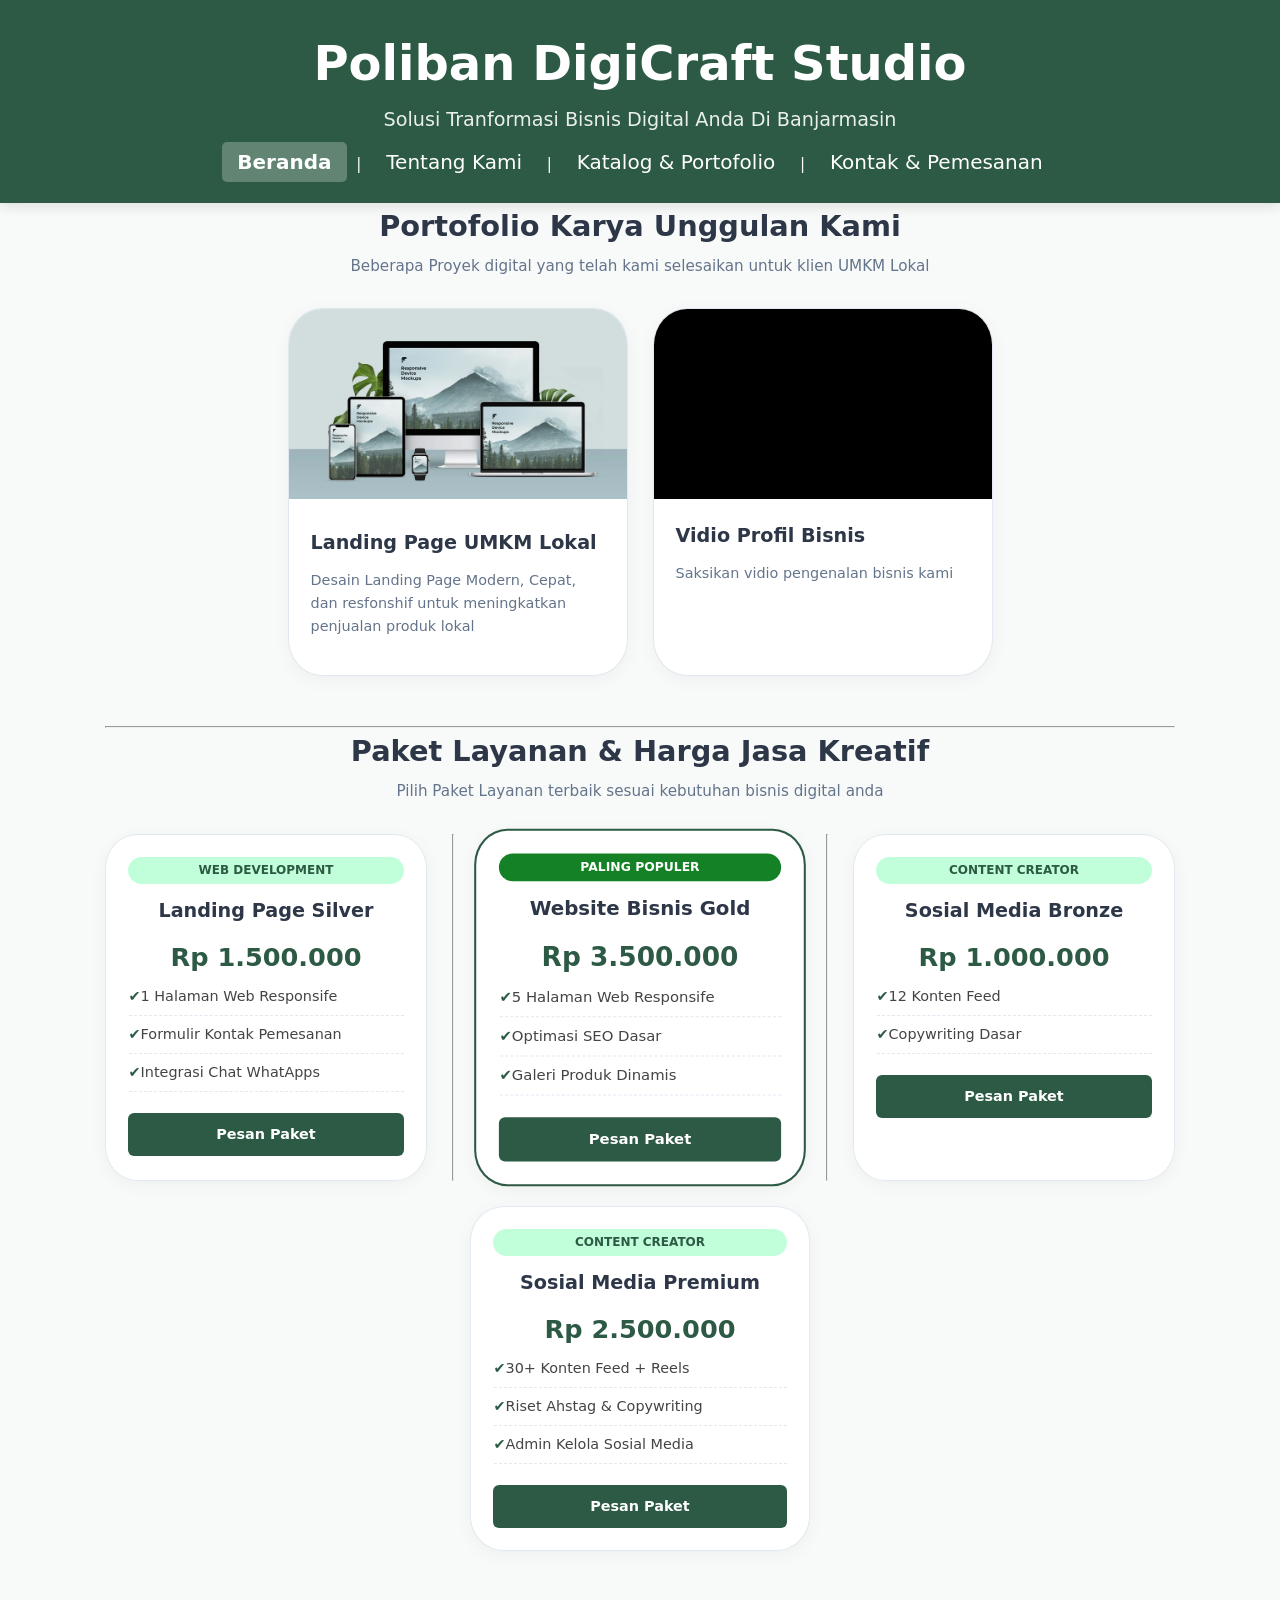
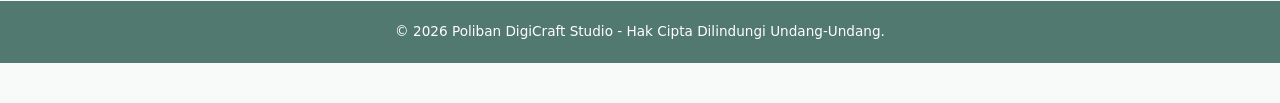
<file: Code 3E/index.html>
<!DOCTYPE html>
<html lang="id">

<head>
    <meta charset="UTF-8">
    <meta name="viewport" content="width=device-width, initial-scale=1.0">
    <title>Katalog Jasa & Portofolio - Poliban DigiCraft Stydio</title>
    <!-- 1. Menghubungkan External CSS Global -->
    <link rel="stylesheet" href="style.css">
</head>

<body>
    <!-- Bagian Header & Navigasi Global -->
    <header>
        <div class="container">
            <h1>Poliban DigiCraft Studio</h1>
            <p>Solusi Tranformasi Bisnis Digital Anda Di Banjarmasin</p>
            <nav>
                <a href="index.html" class="active">Beranda</a> |
                <a href="biodata.html">Tentang Kami</a> |
                <a href="Produk.html">Katalog & Portofolio</a> |
                <a href="kontak.html">Kontak & Pemesanan</a>
            </nav>
        </div>
    </header>

    <main class="container">
        <!-- Seksi Portofolio Utama (Card Layout) -->
        <section class="section">
            <h2 class="section-title">Portofolio Karya Unggulan Kami</h2>
            <p class="section-subtitle">Beberapa Proyek digital yang telah kami selesaikan untuk klien UMKM Lokal</p>

            <div class="card-grid">
                <!-- Kartu Portofolio -->
                <article class="card">
                    <img src="Mockup.jpeg" alt="Mockup Desain Landig Page Agensi" class="card-img">
                    <div class="card-body">
                        <h3 class="card-title">Landing Page UMKM Lokal</h3>
                        <p class="card-text">Desain Landing Page Modern, Cepat, dan resfonshif untuk meningkatkan
                            penjualan produk lokal</p>
                    </div>
                </article>

                <!-- KArtu Portofolio 2 -->
                <article class="card">
                    <div class="video-container">
                        <iframe width="560" height="315"
                            src="https://www.youtube.com/embed/dON3AJOLA9s?si=9E44OzZ9b_yRms1j"
                            title="YouTube video player" frameborder="0"
                            allow="accelerometer; autoplay; clipboard-write; encrypted-media; gyroscope; picture-in-picture; web-share"
                            referrerpolicy="strict-origin-when-cross-origin" allowfullscreen></iframe>
                    </div>
                    <div class="card-body">
                        <h3 class="card-title">Vidio Profil Bisnis</h3>
                        <p class="card-text">Saksikan vidio pengenalan bisnis kami</p>
                    </div>
                </article>
            </div>
        </section>
        <hr>

        <!-- Seksi Katalog Paket Layanan -->
        <search class="section">
            <h2 class="section-title">Paket Layanan & Harga Jasa Kreatif</h2>
            <p class="section-subtitle">Pilih Paket Layanan terbaik sesuai kebutuhan bisnis digital anda</p>

            <div class="card-grid">
                <!-- PAket 1: Landing Page Silver -->
                <article class="card pricing-card">
                    <div class="card-body">
                        <span class="badge">Web Development</span>
                        <h3 class="card-title">Landing Page Silver</h3>
                        <p class="card-price" align="center">Rp 1.500.000</p>
                        <ul class="card-features">
                            <li>1 Halaman Web Responsife</li>
                            <li>Formulir Kontak Pemesanan</li>
                            <li>Integrasi Chat WhatApps</li>
                        </ul>
                        <a href="kontak.html" class="btn-primary">Pesan Paket</a>
                    </div>
                </article>
                <hr>

                <!-- Paket 2: Website Bisnis Gold -->
                <article class="card pricing-card featured">
                    <div class="card-body">
                        <span class="badge badge-featured">Paling Populer</span>
                        <h3 class="card-title">Website Bisnis Gold</h3>
                        <p class="card-price" align="center">Rp 3.500.000</p>
                        <ul class="card-features">
                            <li>5 Halaman Web Responsife</li>
                            <li>Optimasi SEO Dasar</li>
                            <li>Galeri Produk Dinamis</li>
                        </ul>
                        <a href="kontak.html" class="btn-primary">Pesan Paket</a>
                    </div>
                </article>
                <hr>

                <!-- Paket 3:Sosmed Premium -->
                <article class="card pricing-card">
                    <div class="card-body">
                        <span class="badge">Content Creator</span>
                        <h3 class="card-title">Sosial Media Bronze</h3>
                        <p class="card-price" align="center">Rp 1.000.000</p>
                        <ul class="card-features">
                            <li>12 Konten Feed</li>
                            <li>Copywriting Dasar</li>
                        </ul>
                        <a href="kontak.html" class="btn-primary">Pesan Paket</a>
                    </div>
                </article>

                <!-- Paket 3:Sosmed Premium -->
                <article class="card pricing-card">
                    <div class="card-body">
                        <span class="badge">Content Creator</span>
                        <h3 class="card-title">Sosial Media Premium</h3>
                        <p class="card-price" align="center">Rp 2.500.000</p>
                        <ul class="card-features">
                            <li>30+ Konten Feed + Reels</li>
                            <li>Riset Ahstag & Copywriting</li>
                            <li>Admin Kelola Sosial Media</li>
                        </ul>
                        <a href="kontak.html" class="btn-primary">Pesan Paket</a>
                    </div>
                </article>
            </div>
        </search>
    </main>

    <!-- Footer Global -->
    <footer align="center">
        <div class="container">
            <p>&copy; 2026 Poliban DigiCraft Studio - Hak Cipta Dilindungi Undang-Undang.</p>
        </div>
    </footer>

</body>

</html>
</file>
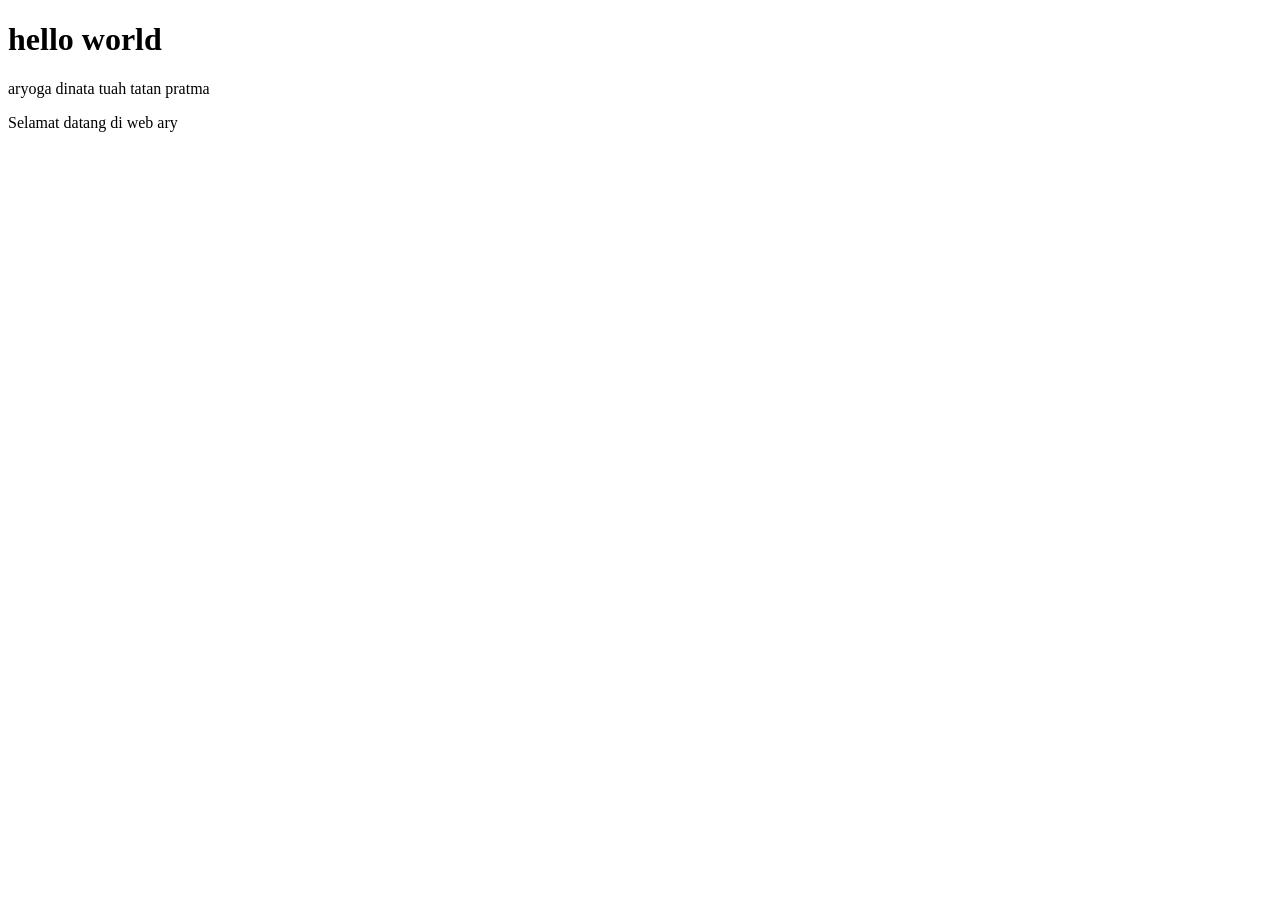
<file: belajar/tes.html>
<!DOCTYPE html>
<html lang="en">
<head>
    <meta charset="UTF-8">
    <meta name="viewport" content="width=device-width, initial-scale=1.0">
    <title>Pemogramn</title>
</head>
<body>
    <h1>hello world</h1>
    <p>aryoga dinata tuah tatan pratma</p>
    <p>Selamat datang di web ary</p>
</body>
</html>
</file>
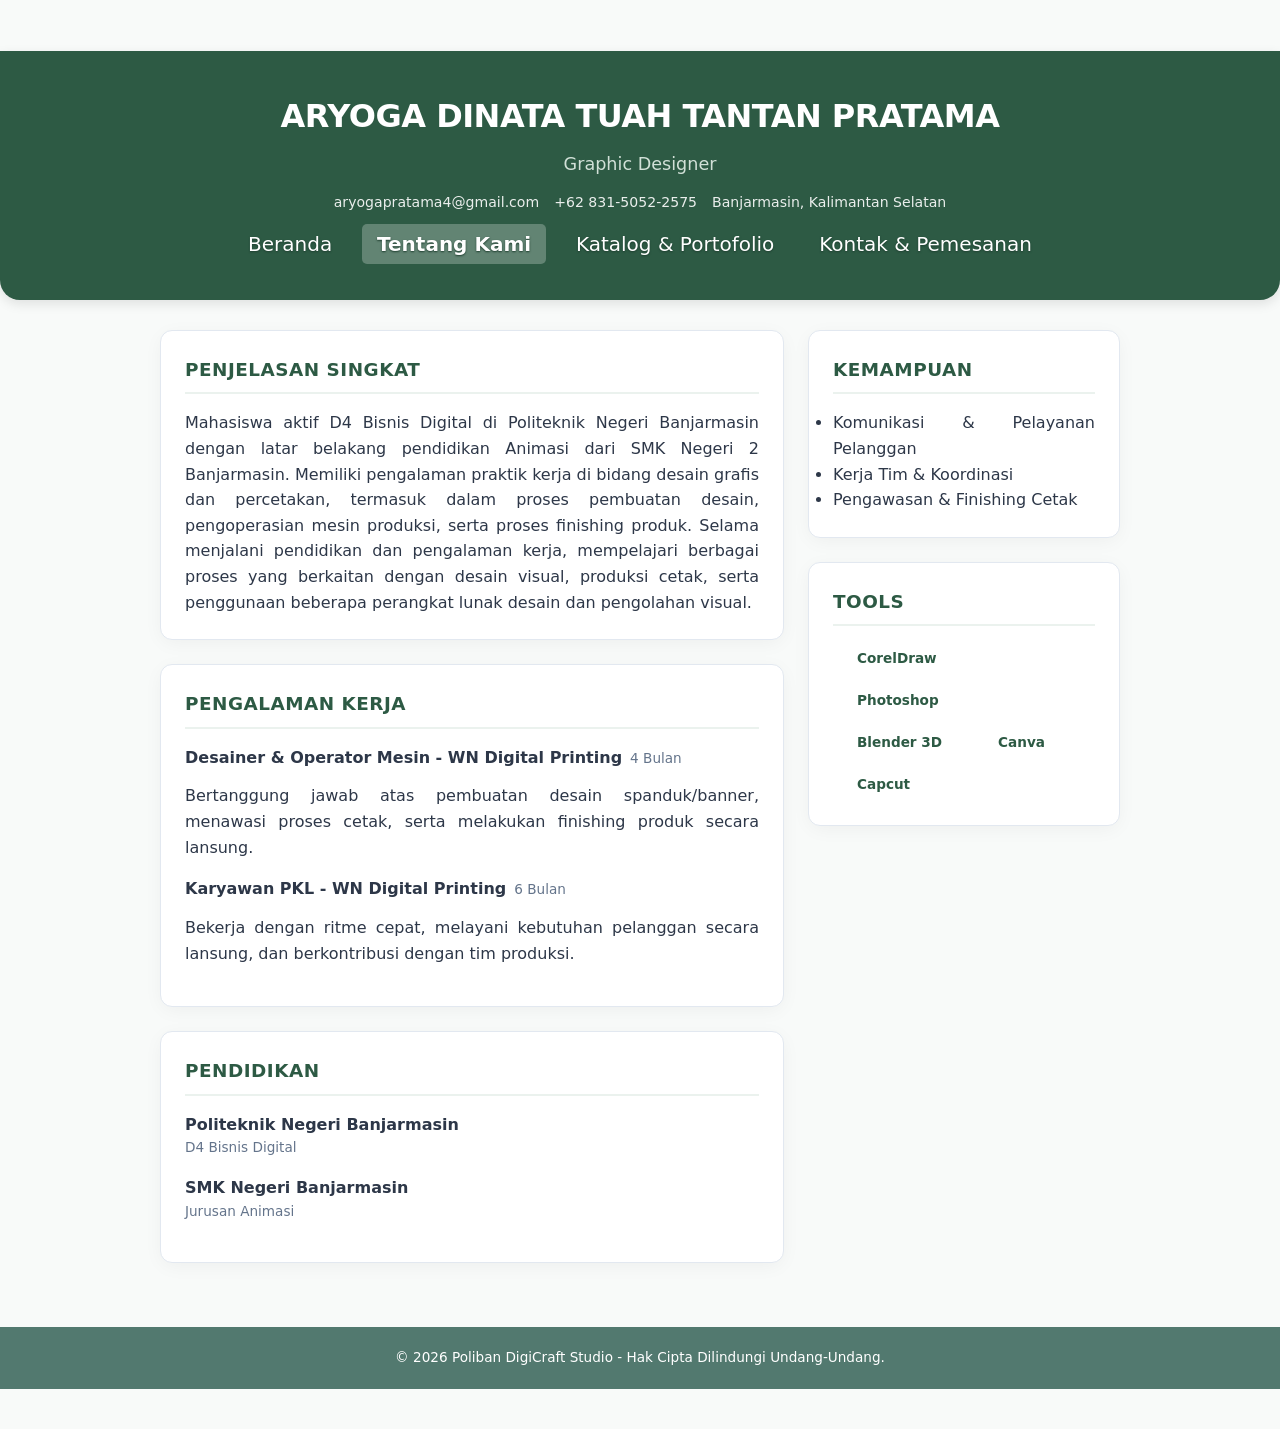
<file: Code 3E/biodata.html>
<!DOCTYPE html>
<html lang="en">

<head>
    <meta charset="UTF-8">
    <meta name="viewport" content="width=device-width, initial-scale=1.0">
    <title>BIODATA</title>
</head>

<body>
    <link rel="stylesheet" href="biodata.css">


    <br><br>
    <header class="bio-header">
        <h1>ARYOGA DINATA TUAH TANTAN PRATAMA</h1>
        <div class="subtitle">Graphic Designer</div>
        <div class="contact-info">
            <span>aryogapratama4@gmail.com</span>
            <span>+62 831-5052-2575</span>
            <span>Banjarmasin, Kalimantan Selatan</span>
        </div>
        <nav class="bio-nav">
            <a href="index.html">Beranda</a>
            <a href="biodata.html" class="active">Tentang Kami</a>
            <a href="Produk.html">Katalog & Portofolio</a>
            <a href="kontak.html">Kontak & Pemesanan</a>
        </nav>
    </header>

    <main class="bio-grid">
        <div class="main-content">
            <section class="bio-card">
                <h2>Penjelasan Singkat</h2>
                <p>Mahasiswa aktif D4 Bisnis Digital di Politeknik Negeri Banjarmasin dengan latar belakang
                    pendidikan Animasi dari SMK Negeri 2 Banjarmasin. Memiliki pengalaman praktik kerja di
                    bidang desain grafis dan percetakan, termasuk dalam proses pembuatan desain,
                    pengoperasian mesin produksi, serta proses finishing produk. Selama menjalani pendidikan
                    dan pengalaman kerja, mempelajari berbagai proses yang berkaitan dengan desain visual,
                    produksi cetak, serta penggunaan beberapa perangkat lunak desain dan pengolahan visual.</p>
            </section>

            <section class="bio-card">
                <h2>Pengalaman Kerja</h2>
                <div class="timeline-item">
                    <div class="timeline-header">
                        <h3>Desainer & Operator Mesin - WN Digital Printing</h3>
                        <span class="periode">4 Bulan</span>
                        <p>Bertanggung jawab atas pembuatan desain spanduk/banner, menawasi proses cetak, serta
                            melakukan
                            finishing produk secara lansung.</p>
                    </div>
                </div>

                <div class="timeline-item">
                    <div class="timeline-header">
                        <h3>Karyawan PKL - WN Digital Printing</h3>
                        <span class="periode">6 Bulan</span>
                        <p>Bekerja dengan ritme cepat, melayani kebutuhan pelanggan secara lansung, dan berkontribusi
                            dengan
                            tim produksi.</p>
                    </div>
                </div>
            </section>

            <section class="bio-card">
                <h2>Pendidikan</h2>
                <div class="timeline-item">
                    <h3>Politeknik Negeri Banjarmasin</h3>
                    <div class="periode">D4 Bisnis Digital</div>
                </div>

                <div class="timeline-item">
                    <h3>SMK Negeri Banjarmasin</h3>
                    <div class="periode">Jurusan Animasi</div>
                </div>
            </section>
        </div>

        <div class="sidebar">
            <section class="bio-card">
                <h2>Kemampuan</h2>
                <ul>
                    <li>Komunikasi & Pelayanan Pelanggan</li>
                    <li>Kerja Tim & Koordinasi</li>
                    <li>Pengawasan & Finishing Cetak</li>
                </ul>
            </section>

            <section class="bio-card">
                <h2>Tools</h2>
                <div class="tag-container">
                    <span class="tag">CorelDraw</span>
                    <span class="tag">Photoshop</span>
                    <span class="tag">Blender 3D</span>
                    <span class="tag">Canva</span>
                    <span class="tag">Capcut</span>
                </div>
            </section>
        </div>
    </main>
    <footer align="center">
        <div class="container">
            <p>&copy; 2026 Poliban DigiCraft Studio - Hak Cipta Dilindungi Undang-Undang.</p>
        </div>
    </footer>
</body>

</html>
</file>
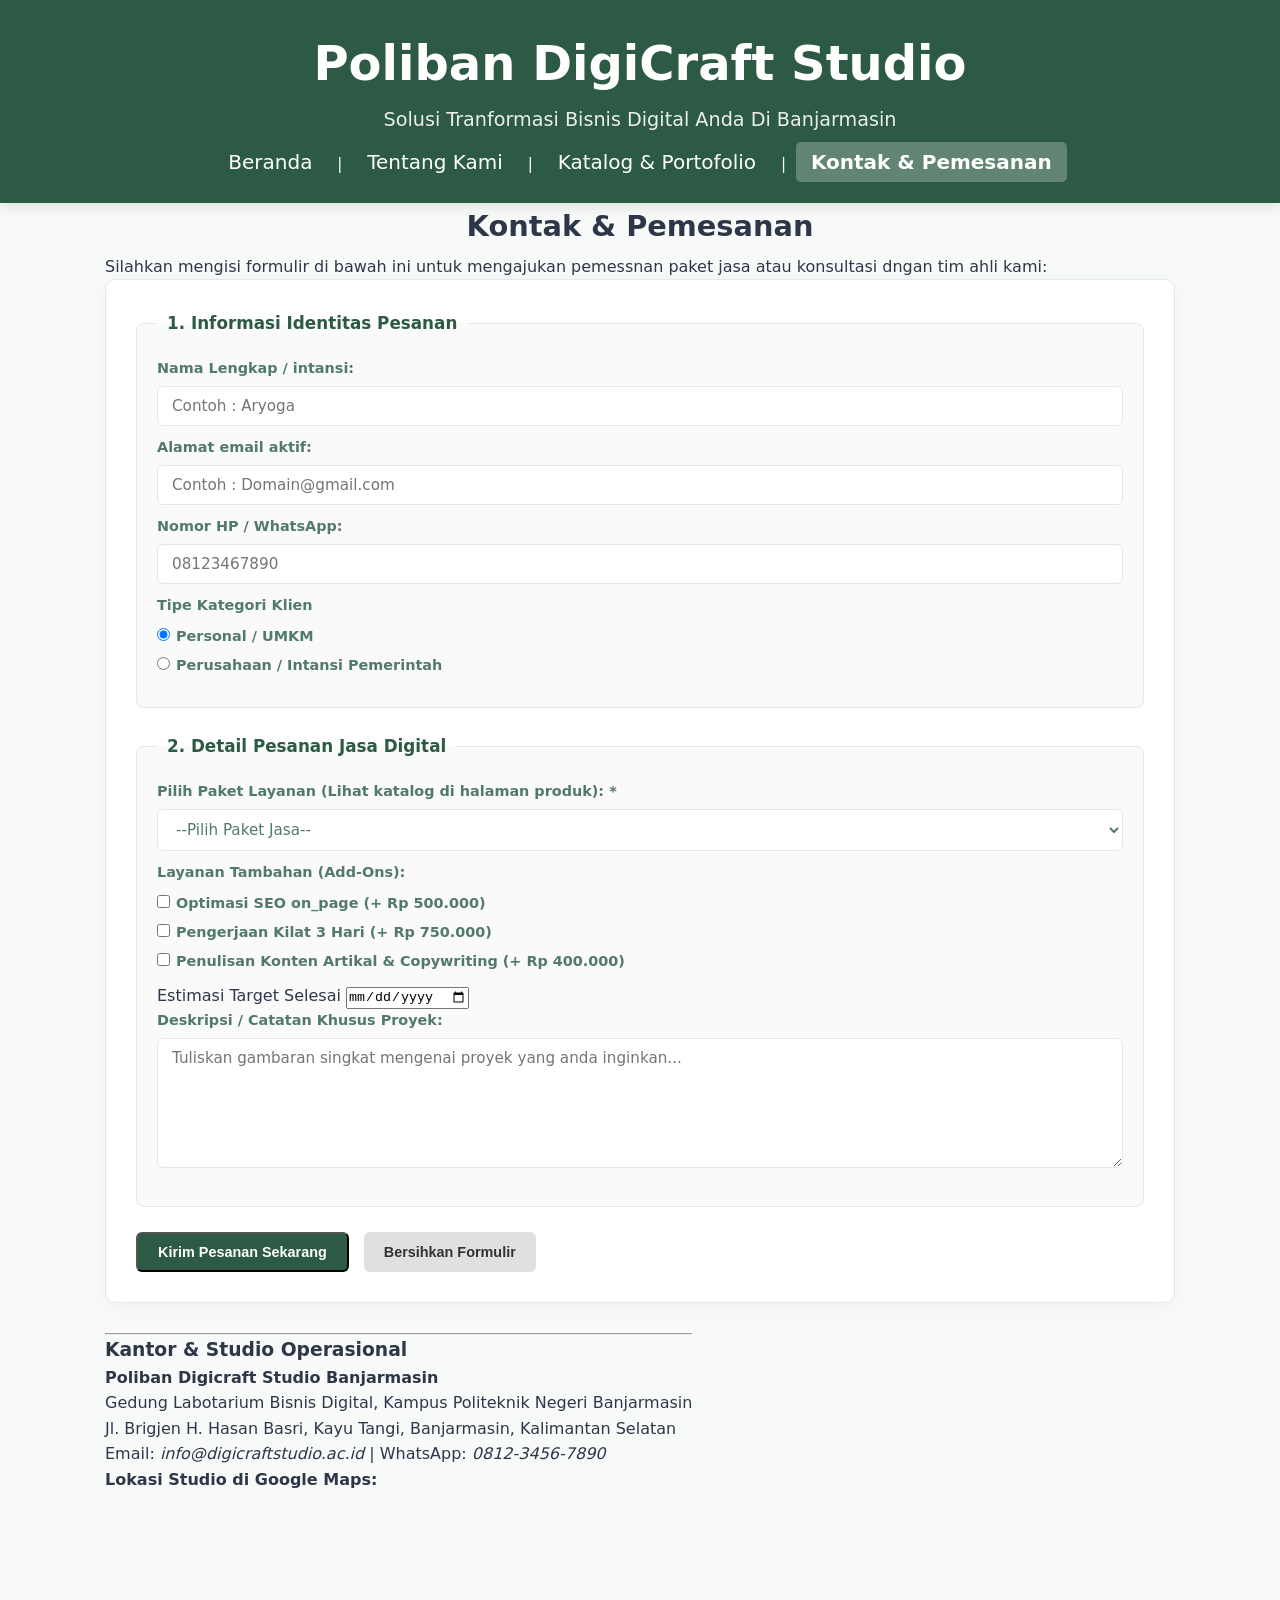
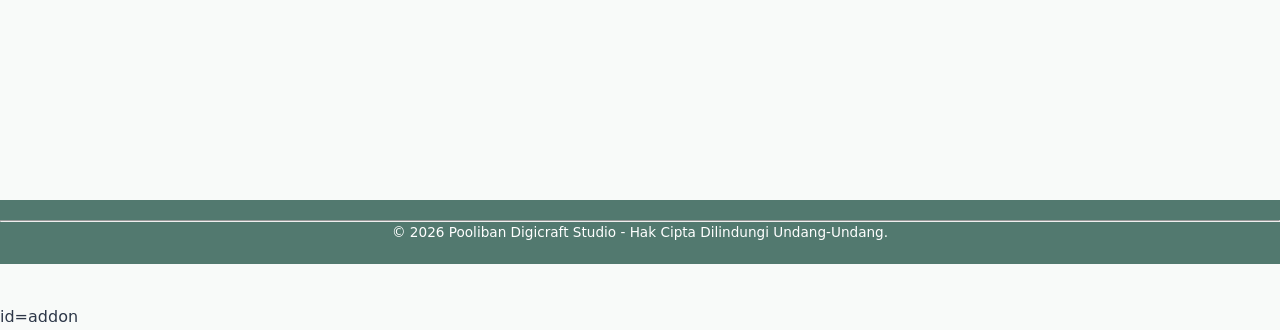
<file: Code 3E/kontak.html>
<!DOCTYPE html>
<html lang="en">

<head>
    <meta charset="UTF-8">
    <meta name="viewport" content="width=device-width, initial-scale=1.0">
    <title>Katalog Produk & Portopolio - Poliban DigiCraft</title>
</head>



<body>
    <link rel="stylesheet" href="style.css">
    <header>
        <div class="container">
            <h1>Poliban DigiCraft Studio</h1>
            <p>Solusi Tranformasi Bisnis Digital Anda Di Banjarmasin</p>
            <nav>
                <a href="index.html">Beranda</a> |
                <a href="biodata.html">Tentang Kami</a> |
                <a href="Produk.html">Katalog & Portofolio</a> |
                <a href="kontak.html" class="active">Kontak & Pemesanan</a>
            </nav>
        </div>
    </header>

    <main class="container">
        <section class="section">
            <h2 class="section-title">Kontak & Pemesanan</h2>
            <p class="sectiion-subtitle">Silahkan mengisi formulir di bawah ini untuk mengajukan pemessnan
                paket jasa atau konsultasi dngan tim ahli kami:</p>

            <div class="contact-wrapper">
                <div class="contact-from-card">
                    <form action="#" method="post">
                        <!-- Grup 1: Data Diri pelanggan -->
                        <fieldset class="form-fieldset">
                            <legend>1. Informasi Identitas Pesanan</legend>

                            <div class="form-group">
                                <label for="nama_lengkap">Nama Lengkap / intansi: <span class="required"></span></label>
                                <input type="text" id="nama_lengkap" name="nama_lengkap" placeholder="Contoh : Aryoga" size="40"
                                    required>
                            </div>

                            <div class="form-group">
                                <label for="email_pemesanan">Alamat email aktif: <span class="required"></span></label>
                                <input type="email" id="email_pemesanan" name="email_pemesanan"
                                    placeholder="Contoh : Domain@gmail.com" size="40" required>
                            </div>

                            <div class="form-group">
                                <label for="no_hp">Nomor HP / WhatsApp: <span class="required"></span></label>
                                <input type="tel" id="no_hp" name="no_hp" placeholder="08123467890" required>
                            </div>

                            <div class="form-group">
                                <label>Tipe Kategori Klien</label>
                                <div class="radio-group">
                                    <label class="inline-label">
                                        <input type="radio" id="Kategori personal" name="tipe_klien" value="personal" checked>Personal / UMKM
                                    </label>

                                    <label class="inline-label">
                                        <input type="radio" id="kategori_korporat" name="tipe_klien" value="korporat">Perusahaan / Intansi Pemerintah
                                    </label>
                                </div>
                            </div>
                        </fieldset>


                        <!-- Grup 2: Detail Pesananan Layanan -->
                        <fieldset class="form-fieldset">
                            <legend>2. Detail Pesanan Jasa Digital</legend>

                            <div class="form-group">
                                <label for="pilih _paket">Pilih Paket Layanan (Lihat katalog di halaman produk): <span class="required">*</span></label>
                                <select id="pilih_paket" name="pilih_paket" required>
                                    <option value="">--Pilih Paket Jasa--</option>
                                    <option value="Silver">Paket Silver Branding (Rp 1.500.000)</option>
                                    <option value="Gold">Paket Gold Web Development (Rp 3.000.000)</option>
                                    <option value="Platinum">Paket Platinum Full Digital Transformation (Rp 5.000.000)</option>
                                    <option value="Custom">Konsultasi Custom Project</option>
                                </select>
                            </div>

                            <div class="form-group">
                                <label>Layanan Tambahan (Add-Ons):</label>
                                <div class="checkbox-group">
                                    <label class="checkbox-item">
                                        <input type="checkbox" id="addon_seo" name="addons[]" value="SEO Optimization">Optimasi SEO on_page (+ Rp 500.000)
                                    </label>

                                    <label class="checkbox-item">
                                        <input type="checkbox" id="addon_express" name="addons[]" value="Express Delivery">Pengerjaan Kilat 3 Hari (+ Rp 750.000)
                                    </label>

                                    <label class="checkbox-item">
                                        <input type="checkbox" id="addon_content" name="addons[]" value="Content Writing">Penulisan Konten Artikal & Copywriting (+ Rp 400.000)
                                    </label>
                                </div>
                            </div>



                            <div class="form group">
                                <label for="target_selesai">Estimasi Target Selesai</label>
                                <input type="date" id="target_selesai" name="target_selesai">
                            </div>

                            <div class="form-group">
                                <label for="detai_pesan"> Deskripsi / Catatan Khusus Proyek:</label>
                                <textarea id="detail_pesan" name="detail_pesan" rows="6" cols="50"
                                    placeholder="Tuliskan gambaran singkat mengenai proyek yang anda inginkan..."></textarea>
                            </div>
                        </fieldset>

                        <div class="form-action">
                            <button type="submit" class="btn-primary">Kirim Pesanan Sekarang</button>
                            <button type="reset" class="btn-secondary">Bersihkan Formulir</button>
                        </div>
                        <!-- Tombol Aksi -->
                    </form>
                </div>
    
                <!-- Bagian Informasi Alamat & Peta Studio -->
                <section>
                    <hr>
                    <h3>Kantor & Studio Operasional</h3>
                    <p><b>Poliban Digicraft Studio Banjarmasin</b><br>
                        Gedung Labotarium Bisnis Digital, Kampus Politeknik Negeri Banjarmasin<br>
                        Jl. Brigjen H. Hasan Basri, Kayu Tangi, Banjarmasin, Kalimantan Selatan<br>
                        Email: <i>info@digicraftstudio.ac.id</i> | WhatsApp: <i>0812-3456-7890</i></p>
    
                    <h4>Lokasi Studio di Google Maps:</h4>
                    <iframe
                        src="https://maps.google.com/maps?q=Politeknik%20Negeri%20Banjarmasin&t=&z=15&ie=UTF8&iwloc=&output=embed"
                        width="100%" height="250" frameborder="0" style="border:0;" allowfullscreen=""></iframe>
                </section>
            </div>
        </section>
    </main>


    <!-- <img src="Mockup.jpeg" alt="Foto Founder Poliban DigiCraft Studio" width="300" align="center"> -->


    <footer>
        <hr>
        <p align="center">&copy; 2026 Pooliban Digicraft Studio - Hak Cipta Dilindungi Undang-Undang.</p>
    </footer>
</body>

</html> id=addon
</file>
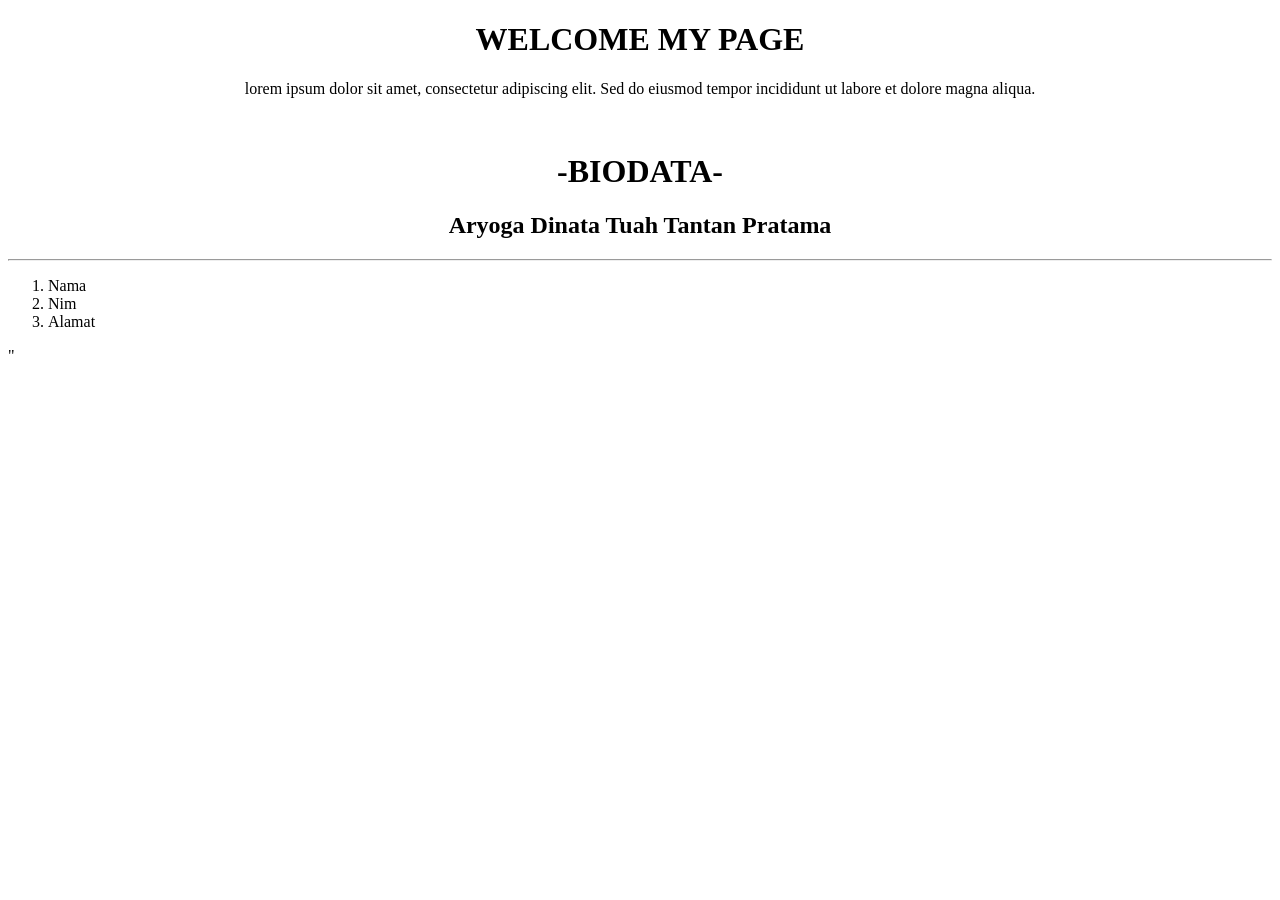
<file: Code 3E/pertemuan1.html>
<!DOCTYPE html>
<html lang="en">

<head>
    <meta charset="UTF-8">
    <meta name="viewport" content="width=device-width, initial-scale=1.0">
    <title>pertemuan 1</title>
</head>

<!-- h1= heading (1,2,3,4,5,6), 
 br= spasi pragrab, 
 hr= garis, 
 align="center"= teks ditengah -->
<body>
    <h1 align="center">WELCOME MY PAGE</h1>

    <p align="center">lorem ipsum dolor sit amet, consectetur adipiscing elit. Sed do eiusmod tempor incididunt ut
        labore et dolore magna aliqua.</p><br>

    <h1 align="center">-BIODATA-</h1>

    <h2 align="center">Aryoga Dinata Tuah Tantan Pratama</h2><hr>


    <ol>
        <li>Nama</li>
        <li>Nim</li>
        <li>Alamat</li>
    </ol>"

    
</body>

</html>
</file>
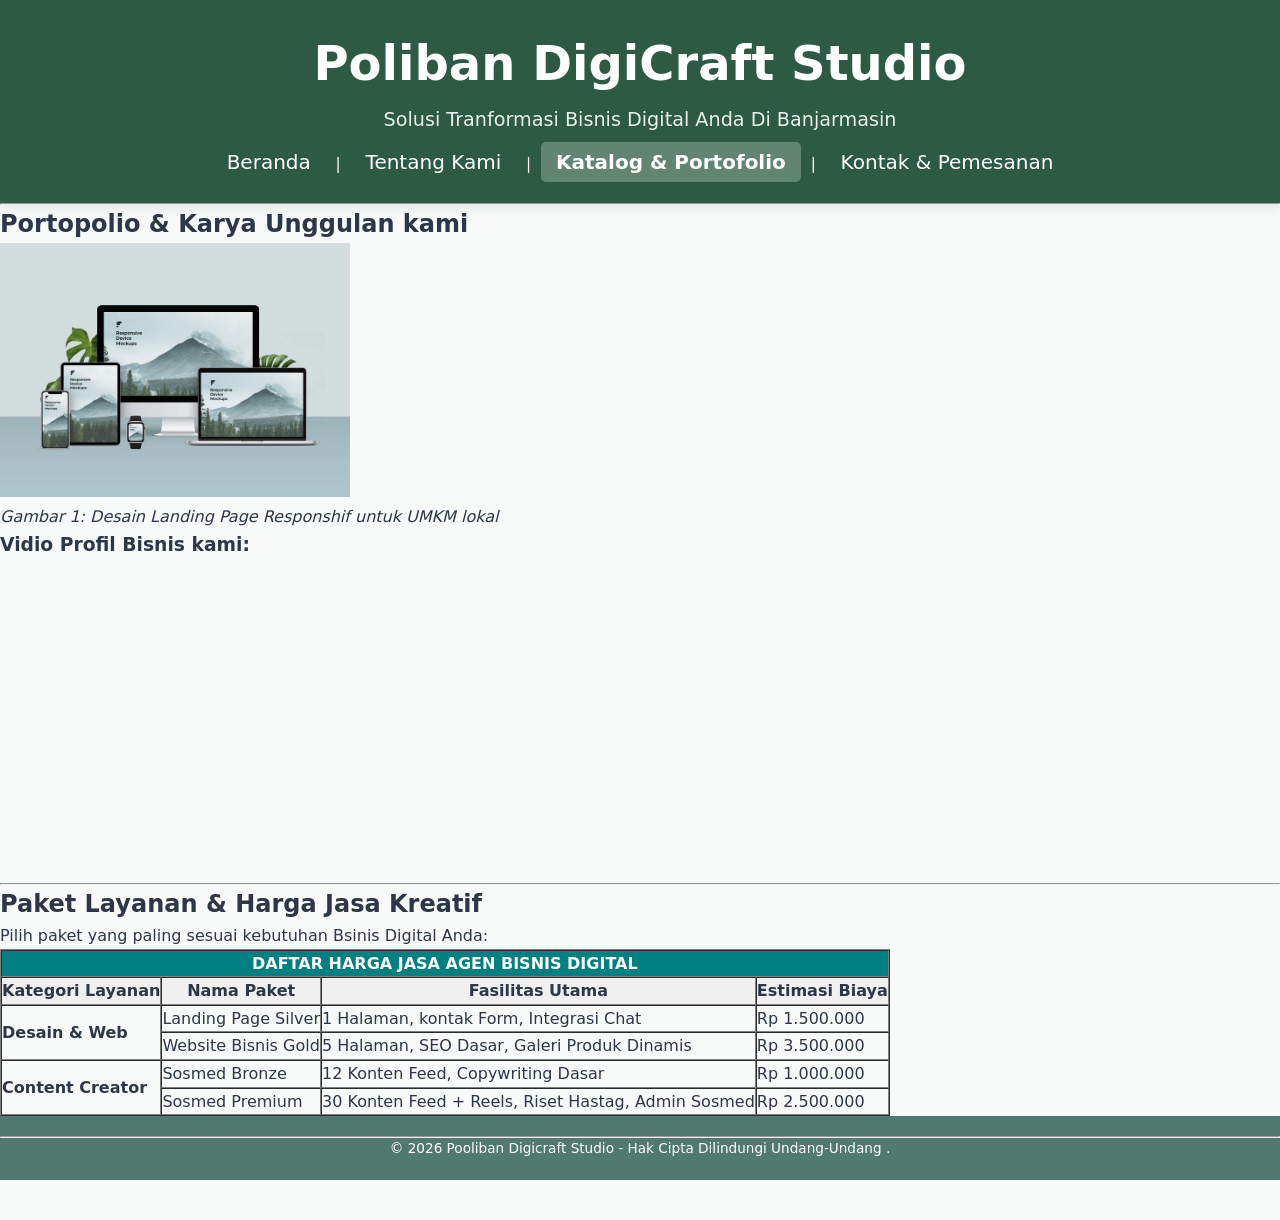
<file: Code 3E/produk.html>
<!DOCTYPE html>
<html lang="en">
<head>
    <meta charset="UTF-8">
    <meta name="viewport" content="width=device-width, initial-scale=1.0">
    <title>Katalog Produk & Portopolio - Poliban DigiCraft</title>
</head>
<body>
    <link rel="stylesheet" href="style.css">
    <!--Bagian Kepala Halaman (Header & Navigasi)-->
    <header>
        <div class="container">
            <h1>Poliban DigiCraft Studio</h1>
            <p>Solusi Tranformasi Bisnis Digital Anda Di Banjarmasin</p>
            <nav>
                <a href="index.html">Beranda</a> |
                <a href="biodata.html">Tentang Kami</a> |
                <a href="Produk.html" class="active">Katalog & Portofolio</a> |
                <a href="kontak.html">Kontak & Pemesanan</a>
            </nav>
        </div>
    </header>
    <hr>

    <section>
        <h2>Portopolio & Karya Unggulan kami</h2>

        <!-- Menampilkan Gambar Mockup (GUnakan gambar yang ada di folder komputer anda)-->
    <p>
        <img src="Mockup.jpeg" alt="Mockup Desain LAnding PAge AGensi" width="350">
        <br>
        <em>Gambar 1: Desain Landing Page Responshif untuk UMKM lokal</em>
    </p>
    
    <p>
        <h3>Vidio Profil Bisnis kami:</h3>
        <iframe width="560" height="315" 
                src="https://www.youtube.com/embed/dQw4w9WgXcQ" 
                title="YouTube video player" frameborder="0" 
                allow="accelerometer; autoplay; clipboard-write; 
                encrypted-media; gyroscope"
                allowfullscreen>
        </iframe>
    </p>
    </section>
    <hr>

    <section>
        <h2>Paket Layanan & Harga Jasa Kreatif</h2>
        <p>Pilih paket yang paling sesuai kebutuhan Bsinis Digital Anda:</p>
    
        <table border="1" cellpadding="8" cellspacing="0">
            <thead>
                <tr bgcolor="#008080">
                    <!--judul tabel menggunakan colpsan agar memanjang di 4 kolom-->
                    <th colspan="4"><font color="white">DAFTAR HARGA JASA AGEN BISNIS DIGITAL</font></th>
                </tr>
                <tr bgcolor="F$F&F^">
                    <th>Kategori Layanan</th>
                    <th>Nama Paket</th>
                    <th>Fasilitas Utama</th>
                    <th>Estimasi Biaya</th>
                </tr>
            </thead>
            
            <tbody>
                <tr>
                    <!--kategori web menggabingkan 2 baris vertikal mengunakan rowspan-->
                    <td rowspan="2"><b>Desain & Web</b></td>
                    <td>Landing Page Silver</td>
                    <td>1 Halaman, kontak Form, Integrasi Chat</td>
                    <td>Rp 1.500.000</td>
                </tr>
                <tr>
                    <td>Website Bisnis Gold</td>
                    <td>5 Halaman, SEO Dasar, Galeri Produk Dinamis</td>
                    <td>Rp 3.500.000</td>
                </tr>
                <tr> 
                    <!--Kategori contect menggabngkan 2 baris vertikal menggunakan Rospan-->
                    <td rowspan="2"><b>Content Creator</b></td>
                    <td>Sosmed Bronze </td>
                    <td>12 Konten Feed, Copywriting Dasar </td>
                    <td>Rp 1.000.000</td>
                </tr>
                <tr>
                    <td>Sosmed Premium</td>
                    <td>30 Konten Feed + Reels, Riset Hastag, Admin Sosmed</td>
                    <td>Rp 2.500.000</td>
                </tr>
            </tbody>
        </table>
    </section>
    <footer>
        <hr>
        <p align="center">&copy; 2026 Pooliban Digicraft Studio - Hak Cipta Dilindungi Undang-Undang .</p>
    </footer>
</body>
</html>
</file>
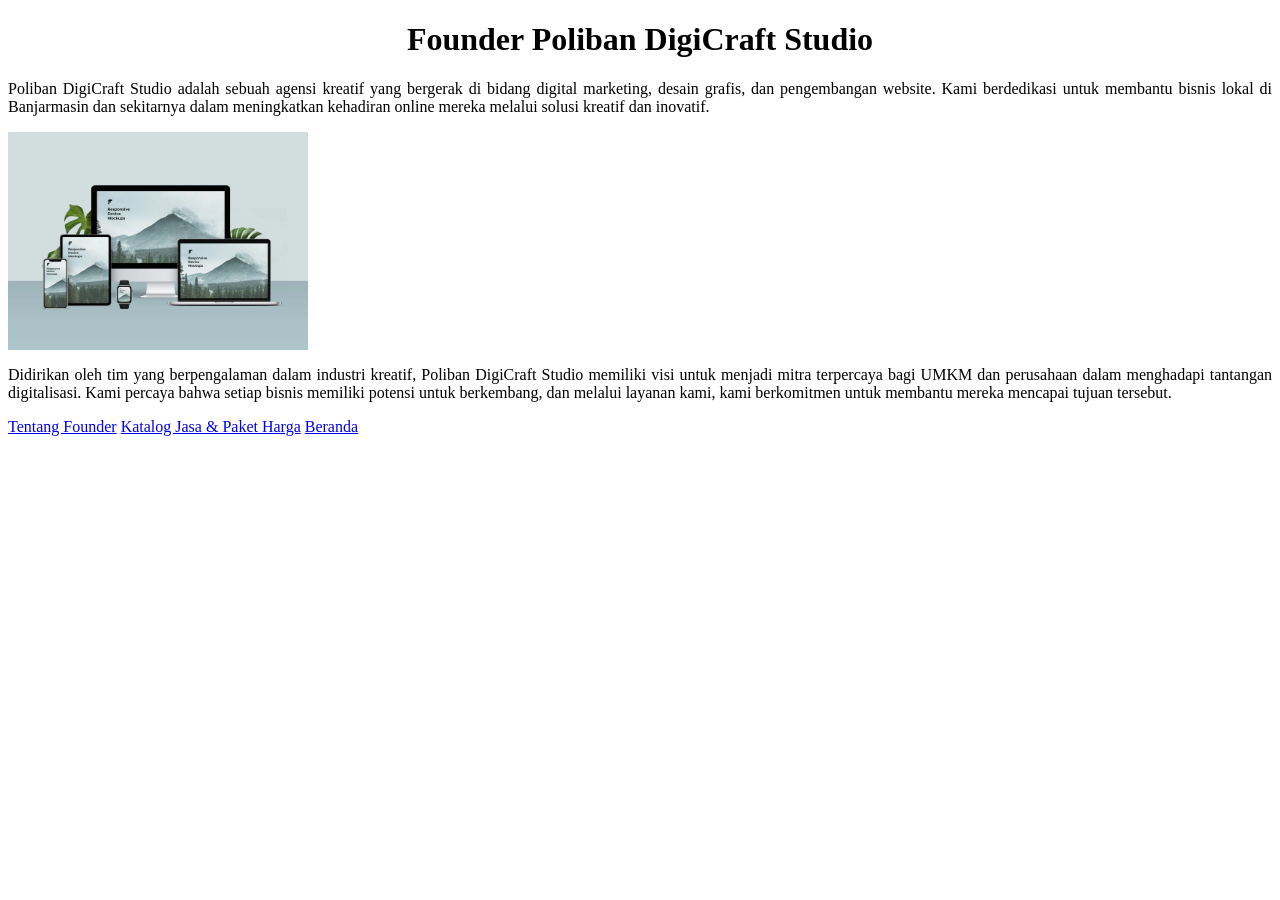
<file: Code 3E/tentang.html>
<!DOCTYPE html>
<html lang="en">
<head>
    <meta charset="UTF-8">
    <meta name="viewport" content="width=device-width, initial-scale=1.0">
    <title>VOUNDER</title>
</head>


    

<body>
    
    <h1 align="center">Founder Poliban DigiCraft Studio</h1>
    <p align="justify">Poliban DigiCraft Studio adalah sebuah agensi kreatif yang bergerak di bidang digital marketing,
            desain grafis, dan pengembangan website. Kami berdedikasi untuk membantu bisnis lokal di Banjarmasin dan sekitarnya
            dalam meningkatkan kehadiran online mereka melalui solusi kreatif dan inovatif.</p>

    <img src="Mockup.jpeg" alt="Foto Founder Poliban DigiCraft Studio" width="300" align="center">
    <p align="justify">Didirikan oleh tim yang berpengalaman dalam industri kreatif, Poliban DigiCraft Studio memiliki visi untuk menjadi mitra terpercaya bagi UMKM dan perusahaan dalam menghadapi tantangan digitalisasi. Kami percaya bahwa setiap bisnis memiliki potensi untuk berkembang, dan melalui layanan kami, kami berkomitmen untuk membantu mereka mencapai tujuan tersebut.</p>
<nav>
        <a href="tentang.html">Tentang Founder</a>
        <a href="produk.html">Katalog Jasa & Paket Harga</a>
        <a href="tugas_mandiri.html">Beranda</a>
</nav>
</body>

</html>
</file>
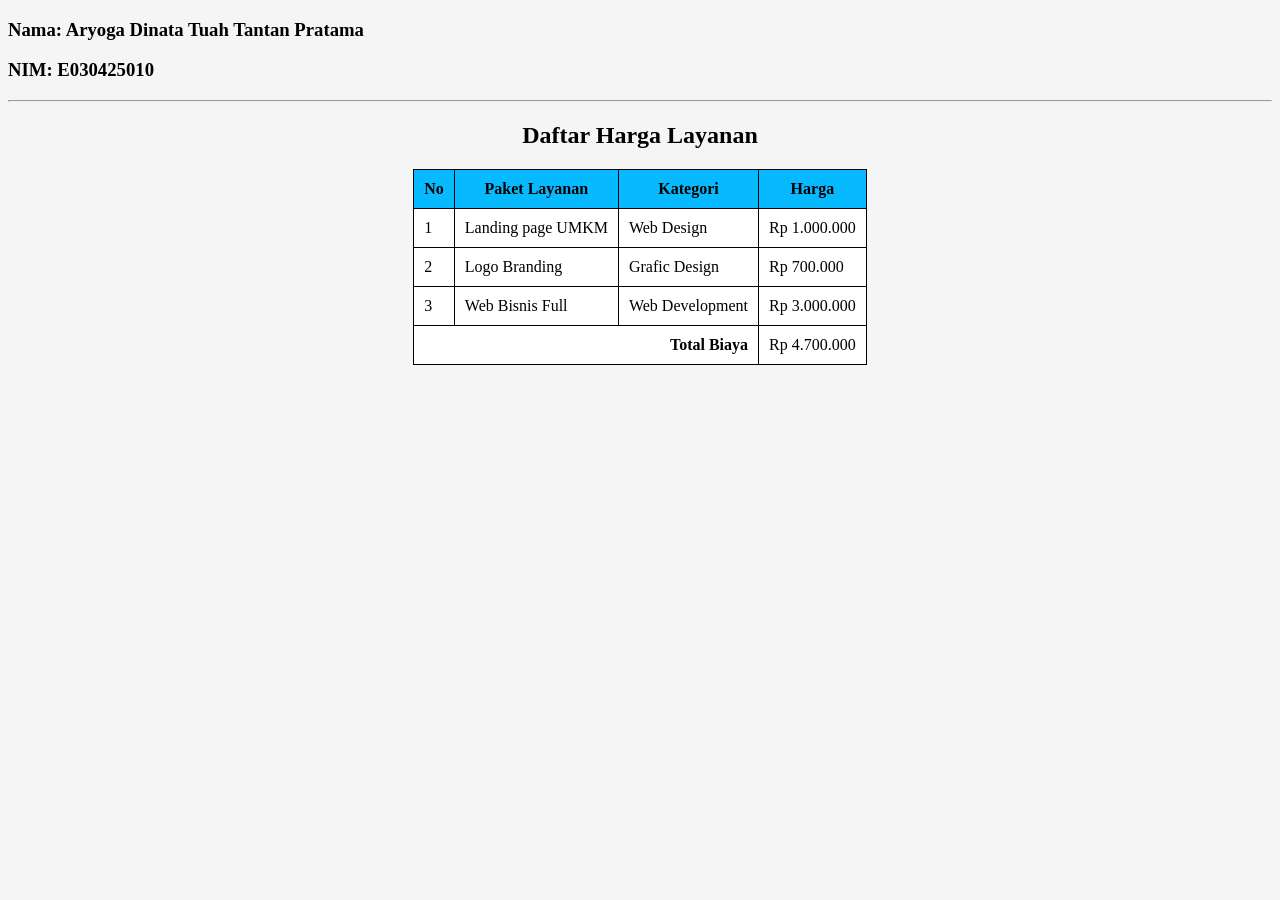
<file: Quis/quis-css.html>
<!DOCTYPE html>
<html lang="en">
<head>
    <meta charset="UTF-8">
    <meta name="viewport" content="width=device-width, initial-scale=1.0">
    <title>Kuis</title>
    <style>
        body {
            background-color: #f5f5f5;
        }
        h2 {
            color: #010000;
        }
        table {
            margin: auto auto;
            border: 1px solid;
            border-collapse: collapse;
            background-color: #ffffff;
        }
        td, th {
            border: 1px solid;
            padding: 10px;
        }
        th {
            background-color: #07b9ff;
            color: #000000;
            border-color: #010101;
        }
        .total {
            text-align: right;
            font-weight: bold;
        }
    </style>
</head>
<body>
    
    <h3>Nama: Aryoga Dinata Tuah Tantan Pratama</h3>
    <h3>NIM: E030425010</h3>
    <hr>

    <h2 align="center">Daftar Harga Layanan</h2>

    <table align="center" border="1" cellpadding="8" cellspacing="0">
        <thead>
            <tr>
                <th>No</th>
                <th>Paket Layanan</th>
                <th>Kategori</th>
                <th>Harga</th>
            </tr>
        </thead>
        <tbody>
            <tr>
                <td>1</td>
                <td>Landing page UMKM</td>
                <td>Web Design</td>
                <td>Rp 1.000.000</td>   
            </tr>

            <tr>
                <td>2</td>
                <td>Logo Branding</td>
                <td>Grafic Design</td>
                <td>Rp 700.000</td>
            </tr>

            <tr>
                <td>3</td>
                <td>Web Bisnis Full</td>
                <td>Web Development</td>
                <td>Rp 3.000.000</td>
            </tr>

            <tr>
                <td colspan="3" class="total">Total Biaya</td>
                <td>Rp 4.700.000</td>
            </tr>
        </tbody>
    </table>
</body>
</html>
</file>
<file: Code 3E/style.css>
/* 1 CSS Variable */
:root {
    --primary-color: #2D5A44;
    --primary-light: #EBF2EE;
    --primary-drak: rgb(10, 56, 7);
    --secondary-color: #52796F;
    --accent-color: #148126;
    --bg-light: #F8FAF9;
    --white: #FFFFFF;
    --text-main: #2D3748;
    --text-muted: #64748B;
    --border-color: #E2E8F0;
    --radius: 12px;
    --shadow-soft: 0 4px 20px -2px rgba(0, 0, 0, 0.05);
    --shadow-hover: 0 8px 24px rgba(0, 0, 0, 0.15);
    --transition: all 0.25s ease-in-out;
}



/* 2. CSS RESET */
* {
    margin: 0;
    padding: 0;
    box-sizing: border-box;
}

/* 3. BODY STYLE */
body {
    font-family: plus Jakarta Sans, system-ui, -apple-system, sans-serif;
    line-height: 1.6;
    color: var(--text-main);
    background-color: var(--bg-light);
}

/* 4. LAYOUT CONTAINER */
.container {
    width: 90%;
    max-width: 1100px;
    margin: 0 auto;
    padding: 0 15px;
}

/* 5. HEADER STYLE */
header {
    background-color: var(--primary-color);
    color: var(--white);
    padding: 25px 0;
    text-align: center;
    box-shadow: 0 4px 12px rgba(0, 0, 0, 0.1);
}

header h1 {
    font-size: 3rem;
    margin-bottom: 3px;
}

header p {
    font-size: 1.2rem;
    opacity: 0.9;
    margin-bottom: 5px;
}

nav {
    margin-top: 10px;
    font-size: 0.95rem;
}


nav a {
    font-size: 1.25rem;
    color: var(--white);
    text-decoration: none;
    padding: 8px 15px;
    margin: 0 5px;
    border-radius: 5px;
    transition: var(--transition-fast);
}

nav a:hover,
nav a.active {
    background-color: rgba(255, 255, 255, 0.25);
    font-weight: bold;
}

/* 6. Main Content */
main {
    padding: 40px 0;
}

.section {
    margin-bottom: 50px;
}

.section-title {
    text-align: center;
    font-size: 1.8rem;
    color: var(--secondry-color);
    margin-bottom: 5px;
}

.section-subtitle {
    text-align: center;
    color: var(--text-muted);
    font-size: 0.95rem;
    margin-bottom: 30px;
}

/* 7. Card Grid  */
.card-grid {
    display: flex;
    flex-wrap: wrap;
    gap: 25px;
    justify-content: center;
}

/* card  */
.card {
    background-color: var(--white);
    border-radius: 10% 10%;
    box-shadow: var(--shadow-soft);
    overflow: hidden;
    flex: 1 1 300px;
    max-width: 340px;
    flex-direction: column;
    transition: var(--transition-fast);
    border: 1px solid var(--border-color);
}

.card:hover {
    transform: translateY(-8px);
    box-shadow: var(--shadow-hover);
}

.card-img {
    width: 100%;
    height: 190px;
    object-fit: cover;
}

.card-body {
    padding: 22px;
    display: flex;
    flex-direction: column;
    flex-grow: 1;

}

.card-title {
    font-size: 1.2rem;
    color: var(--secondry-color);
    margin-bottom: 10px;
}

.card-text {
    font-size: 0.9rem;
    color: var(--text-muted);
    margin-bottom: 15px;
}


.video-container {
    position: relative;
    padding-bottom: 56.25%;
    height: 0;
    overflow: hidden;
    background-color: #000;
}

.video-container iframe {
    position: absolute;
    top: 0;
    left: 0;
    width: 100%;
    height: 100%;
    border: 0;
}

.pricing-card {
    text-align: center;
    position: relative;
}

.badge {
    display: inline-block;
    padding: 4px 12px;
    font-size: 0.75rem;
    font-weight: bold;
    text-transform: uppercase;
    background-color: rgb(193, 255, 219);
    color: var(--primary-color);
    border-radius: 20px;
    margin-bottom: 12px;
}

.card-price {
    font-size: 1.6rem;
    font-weight: bold;
    color: var(--primary-color);
    margin-bottom: 8px 0 15px 0;
}

.card-features {
    list-style: none;
    margin-bottom: 20px;
    text-align: left;
    padding: 0.5px;
}

.card-features li {
    font-size: 0.9rem;
    padding: 7px 0;
    border-bottom: 1px dashed var(--border-color);
    color: #444;
}

.card-features li::before {
    content: "✔" ;
    color: var(--primary-color);
    font-weight: bold;
}

.btn-primary {
    display: inline-block;
    background-color: var(--primary-color);
    color: white;
    padding: 10px 20px;
    text-decoration: none;
    border-radius: 6px;
    font-weight: bold;
    font-size: 0.9rem;
    text-align: center;
    margin-top: auto;
    transition: var(--transition-fast);
}

.btn-primary:hover {
    background-color: var(--primary-drak);
}

.pricing-card.featured {
    border: 2px solid var(--primary-color);
    transform: scale(1.03);
}

.pricing-card.featured:hover {
    transform: scale(1.1) translateY(-8px);
}

.badge-featured {
    background-color: var(--accent-color);
    color: var(--white);
}

footer {
    background-color: var(--secondary-color);
    color: white;
    text-align: center;
    padding: 20px 0;
    margin-bottom: 40px;
    font-size: 0.85rem;
}

/* Wadah Dua Klom */
.contact-wrapper {
    display: flex;
    flex-wrap: wrap;
    gap: 30px;
    align-items: flex-start;
}

/* Kolom kiri */
.contact-from-card {
    flex: 2 1 500px;
    background-color: var(--white);
    padding: 30px;
    border-radius: 10px;
    box-shadow: var(--shadow-soft);
    border: 1px solid var(--border-color);
}

/* penataan fieldset */
.form-fieldset {
    border: 1px solid var(--border-color);
    border-radius: 8px;
    padding: 20px;
    margin-bottom: 25px;
    background-color: #fafafa;
}

.form-fieldset legend {
    font-weight: bold;
    color: var(--primary-color);
    padding: 0 10px;
    font-size: 1.05rem;
}

/* grup form & label */
.form-group {
    margin-bottom: 10px;
}

.form-group label {
    display: block;
    font-weight: 600;
    font-size: 0.9rem;
    color: var(--secondary-color);
    margin-bottom: 6px;
}

.required {
    color: e53935;
    font-weight: bold;
}

/* penataan input teks. select, date, dan textarea */
.form-group input[type="text"],
.form-group input[type="email"],
.form-group input[type="tel"],
.form-group input[type="date"],
.form-group select,
.form-group textarea {
    width: 100%;
    padding: 10px 14px;
    font-family: inherit;
    font-size: 0.95rem;
    border: 1px solid var(--border-color);
    border-radius: 6px;
    background-color: var(--white);
    color: var(--secondary-color);
    transition: var(--transition-fast);
}

/* efek highlight saat input */
.form-group input:focus,
.form-group select:focus,
.form-group textarea:focus {
    outline: none;
    border-color: var(--primary-color);
    box-shadow: 0 0 0 3px blue;
}

/* penataan radio button */
.radio-group,
.checkbox-group {
    margin-top: 8px;
}

.inline-tabel {
    display: inline-block;
    margin-right: 20px;
    cursor: pointer;
    font-size: 0.95rem;
    color: var(--secondary-color);
}

.checkbox-item {
    display: block;
    margin-bottom: 8px;
    cursor: pointer;
    font-size: 0.95rem;
    color: var(--secondary-color);
}

.inline-label input,
.checkbox-item input {
    margin-right: 6px;
    cursor: pointer;
}

/* tombol aksi */
.form-action {
    display: flex;
    gap: 15px;
    margin-top: 20px;
}

.btn-secondary {
    background-color: #e0e0e0;
    color: #333333;
    border: none;
    padding: 10px 20px;
    border-radius: 6px;
    cursor: pointer;
    font-weight: bold;
    font-size: 0.9rem;
    transition: var(--transition-fast);
}

.btn-primary:hover {
    background-color: #d0d0d0;
}

/* kolom kanan: kartu informasi studio */
.contact-info-card {
    flex: 1 1 320px;
    background-color: var(--primary-color);
    color: var(--white);
    padding: 30px;
    border-radius: 10px;
    box-shadow: var(--shadow-soft);
}

.contact-info-card h3 {
    font-size: 1.35rem;
    margin-bottom: 12px;
    border-bottom: 2px solid blue;
    padding-bottom: 8px;
}

.info-intro {
    font-size: 0.9rem;
    margin-bottom: 20px;
    opacity: 0.95;
    line-height: 1,5;
}

.info-item {
    margin-bottom: 10px;
}

.info-item strong {
    display: block;
    margin-bottom: 0.95rem;
    margin-bottom: 4px;
}

.info-intro {
    font-size: 0.9rem;
    margin-bottom: 20px;
    opacity: 0.95;
    line-height: 1.5;
}

.info-item {
    margin-bottom: 10px;
}

.info-item strong {
    display: block;
    font-size: 0.95rem;
    margin-bottom: 4px;
}

.info-item p {
    font-size: 0.9rem;
    margin: 0;
    opacity: 0.92;
    line-height: 1.5;
}

/* wadah google maps */
.map-container {
    border-radius: 8px;
    overflow: hidden;
    margin-top: 10px;
    box-shadow: 0 2px 6px blue;
    line-height: 0;
}
</file>
<file: Code 3E/biodata.css>
/* 1 CSS Variable */
:root {
    --primary-color: #2D5A44;
    --primary-light: #EBF2EE;
    --primary-drak: rgb(10, 56, 7);
    --secondary-color: #52796F;
    --accent-color: #148126;
    --bg-light: #F8FAF9;
    --white: #FFFFFF;
    --text-main: #2D3748;
    --text-muted: #64748B;
    --border-color: #E2E8F0;
    --radius: 12px;
    --shadow-soft: 0 4px 20px -2px rgba(0, 0, 0, 0.05);
    --shadow-hover: 0 8px 24px rgba(0, 0, 0, 0.15);
    --transition: all 0.25s ease-in-out;
}



/* 2. CSS RESET */
* {
    margin: 0;
    padding: 0;
    box-sizing: border-box;
}

/* 3. BODY STYLE */
body {
    font-family: plus Jakarta Sans, system-ui, -apple-system, sans-serif;
    line-height: 1.6;
    color: var(--text-main);
    background-color: var(--bg-light);
}

/* 4. LAYOUT CONTAINER */
.container {
    width: 90%;
    max-width: 1100px;
    margin: 0 auto;
    padding: 0 15px;
}

/* 5. HEADER STYLE */
header {
    background-color: var(--primary-color);
    color: var(--white);
    padding: 25px 0;
    text-align: center;
    box-shadow: 0 4px 12px rgba(0, 0, 0, 0.1);
}

header h1 {
    font-size: 3rem;
    margin-bottom: 3px;
}

header p {
    font-size: 1.2rem;
    opacity: 0.9;
    margin-bottom: 5px;
}

nav {
    margin-top: 10px;
    font-size: 0.95rem;
}


nav a {
    font-size: 1.25rem;
    color: var(--white);
    text-decoration: none;
    padding: 8px 15px;
    margin: 0 5px;
    border-radius: 5px;
    transition: var(--transition-fast);
}

nav a:hover,
nav a.active {
    background-color: rgba(255, 255, 255, 0.25);
    font-weight: bold;
}

/* 6. Main Content */
main {
    padding: 40px 0;
}

.section {
    margin-bottom: 50px;
}

.section-title {
    text-align: center;
    font-size: 1.8rem;
    color: var(--secondry-color);
    margin-bottom: 5px;
}

.section-subtitle {
    text-align: center;
    color: var(--text-muted);
    font-size: 0.95rem;
    margin-bottom: 30px;
}

/* 7. Card Grid  */
.card-grid {
    display: flex;
    flex-wrap: wrap;
    gap: 25px;
    justify-content: center;
}

/* card  */
.card {
    background-color: var(--white);
    border-radius: 10% 10%;
    box-shadow: var(--shadow-soft);
    overflow: hidden;
    flex: 1 1 300px;
    max-width: 340px;
    flex-direction: column;
    transition: var(--transition-fast);
    border: 1px solid var(--border-color);
}

.card:hover {
    transform: translateY(-8px);
    box-shadow: var(--shadow-hover);
}

.card-img {
    width: 100%;
    height: 190px;
    object-fit: cover;
}

.card-body {
    padding: 22px;
    display: flex;
    flex-direction: column;
    flex-grow: 1;

}

.card-title {
    font-size: 1.2rem;
    color: var(--secondry-color);
    margin-bottom: 10px;
}

.card-text {
    font-size: 0.9rem;
    color: var(--text-muted);
    margin-bottom: 15px;
}


.video-container {
    position: relative;
    padding-bottom: 56.25%;
    height: 0;
    overflow: hidden;
    background-color: #000;
}

.video-container iframe {
    position: absolute;
    top: 0;
    left: 0;
    width: 100%;
    height: 100%;
    border: 0;
}

.pricing-card {
    text-align: center;
    position: relative;
}

.badge {
    display: inline-block;
    padding: 4px 12px;
    font-size: 0.75rem;
    font-weight: bold;
    text-transform: uppercase;
    background-color: rgb(193, 255, 219);
    color: var(--primary-color);
    border-radius: 20px;
    margin-bottom: 12px;
}

.card-price {
    font-size: 1.6rem;
    font-weight: bold;
    color: var(--primary-color);
    margin-bottom: 8px 0 15px 0;
}

.card-features {
    list-style: none;
    margin-bottom: 20px;
    text-align: left;
    padding: 0.5px;
}

.card-features li {
    font-size: 0.9rem;
    padding: 7px 0;
    border-bottom: 1px dashed var(--border-color);
    color: #444;
}

.card-features li::before {
    content: "✔" ;
    color: var(--primary-color);
    font-weight: bold;
}

.btn-primary {
    display: inline-block;
    background-color: var(--primary-color);
    color: white;
    padding: 10px 20px;
    text-decoration: none;
    border-radius: 6px;
    font-weight: bold;
    font-size: 0.9rem;
    text-align: center;
    margin-top: auto;
    transition: var(--transition-fast);
}

.btn-primary:hover {
    background-color: var(--primary-drak);
}

.pricing-card.featured {
    border: 2px solid var(--primary-color);
    transform: scale(1.03);
}

.pricing-card.featured:hover {
    transform: scale(1.1) translateY(-8px);
}

.badge-featured {
    background-color: var(--accent-color);
    color: var(--white);
}

footer {
    background-color: var(--secondary-color);
    color: white;
    text-align: center;
    padding: 20px 0;
    margin-bottom: 40px;
    font-size: 0.85rem;
}

/* Wadah Dua Klom */
.contact-wrapper {
    display: flex;
    flex-wrap: wrap;
    gap: 30px;
    align-items: flex-start;
}

/* Kolom kiri */
.contact-from-card {
    flex: 2 1 500px;
    background-color: var(--white);
    padding: 30px;
    border-radius: 10px;
    box-shadow: var(--shadow-soft);
    border: 1px solid var(--border-color);
}

/* penataan fieldset */
.form-fieldset {
    border: 1px solid var(--border-color);
    border-radius: 8px;
    padding: 20px;
    margin-bottom: 25px;
    background-color: #fafafa;
}

.form-fieldset legend {
    font-weight: bold;
    color: var(--primary-color);
    padding: 0 10px;
    font-size: 1.05rem;
}

/* grup form & label */
.form-group {
    margin-bottom: 10px;
}

.form-group label {
    display: block;
    font-weight: 600;
    font-size: 0.9rem;
    color: var(--secondary-color);
    margin-bottom: 6px;
}

.required {
    color: e53935;
    font-weight: bold;
}

/* penataan input teks. select, date, dan textarea */
.form-group input [type="text"],
.form-group input [type="email"],
.form-group input [type="tel"],
.form-group input [type="date"],
.form-group select,
.form-group textarea {
    width: 100%;
    padding: 10px 14px;
    font-family: inherit;
    font-size: 0.95rem;
    border: 1px solid var(--border-color);
    border-radius: 6px;
    background-color: var(--white);
    color: var(--secondary-color);
    transition: var(--transition-fast);
}

/* efek highlight saat input */
.form-group input:focus,
.form-group select:focus,
.form-group textarea:focus {
    outline: none;
    border-color: var(--primary-color);
    box-shadow: 0 0 0 3px blue;
}

/* penataan radio button */
.radio-group,
.checkbox-group {
    margin-top: 8px;
}

.inline-tabel {
    display: inline-block;
    margin-right: 20px;
    cursor: pointer;
    font-size: 0.95rem;
    color: var(--secondary-color);
}

.checkbox-item {
    display: block;
    margin-bottom: 8px;
    cursor: pointer;
    font-size: 0.95rem;
    color: var(--secondary-color);
}

.inline-label input,
.checkbox-item input {
    margin-right: 6px;
    cursor: pointer;
}

/* tombol aksi */
.form-action {
    display: flex;
    gap: 15px;
    margin-top: 20px;
}

.btn-secondary {
    background-color: #e0e0e0;
    color: #333333;
    border: none;
    padding: 10px 20px;
    border-radius: 6px;
    cursor: pointer;
    font-weight: bold;
    font-size: 0.9rem;
    transition: var(--transition-fast);
}

.btn-primary:hover {
    background-color: #d0d0d0;
}

/* kolom kanan: kartu informasi studio */
.contact-info-card {
    flex: 1 1 320px;
    background-color: var(--primary-color);
    color: var(--white);
    padding: 30px;
    border-radius: 10px;
    box-shadow: var(--shadow-soft);
}

.contact-info-card h3 {
    font-size: 1.35rem;
    margin-bottom: 12px;
    border-bottom: 2px solid blue;
    padding-bottom: 8px;
}

.info-intro {
    font-size: 0.9rem;
    margin-bottom: 20px;
    opacity: 0.95;
    line-height: 1,5;
}

.info-item {
    margin-bottom: 10px;
}

.info-item strong {
    display: block;
    margin-bottom: 0.95rem;
    margin-bottom: 4px;
}

.info-intro {
    font-size: 0.9rem;
    margin-bottom: 20px;
    opacity: 0.95;
    line-height: 1.5;
}

.info-item {
    margin-bottom: 10px;
}

.info-item strong {
    display: block;
    font-size: 0.95rem;
    margin-bottom: 4px;
}

.info-item p {
    font-size: 0.9rem;
    margin: 0;
    opacity: 0.92;
    line-height: 1.5;
}

/* wadah google maps */
.map-container {
    border-radius: 8px;
    overflow: hidden;
    margin-top: 10px;
    box-shadow: 0 2px 6px blue;
    line-height: 0;
}






/* Header Biodata */
.bio-header {
    background: linear-gradient(135deg, var(--primary-color), #1E3E2F) color var(white);
    padding: 40px 20px;
    text-align: center;
    border-radius: 0 0 20px 20px;
    margin-bottom: 30px;
}

.bio-header h1 {
    font-size: 2rem;
    font-weight: 700;
    letter-spacing: -0.5px;
    margin-bottom: 8px;
}

.bio-header .subtitle {
    font-size: 1.1rem;
    color: #D1E0D7;
    font-weight: 500;
    margin-bottom: 12px;
}

.bio-header .contact-info {
    font-size: 0.88rem;
    opacity: 0.9;
    display: flex;
    justify-content: center;
    gap: 15px;
    flex-wrap: wrap;
}

.bio-header .bio-nav {
    margin-top: 15px;
    text-shadow: #1E3E2F 0px 1px 2px;
}

/* layout container */
.bio-grid {
    display: grid;
    grid-template-columns: 2fr 1fr;
    gap: 24px;
    max-width: 1000px;
    margin: 0 auto 40px auto;
    padding: 0 20px;
}

/* card section */
.bio-card {
    background: var(--white);
    border-radius: var(--radius);
    padding: 24px;
    border: 1px solid var(--border-color);
    box-shadow: var(--shadow-soft);
    margin-bottom: 24px;
    text-align: justify;
    text-justify: inter-word;

}

.bio-card h2 {
    font-size: 1.15rem;
    color: var(--primary-color);
    border-bottom: 2px solid var(--primary-light);
    padding-bottom: 8px;
    margin-bottom: 16px;
    text-transform: uppercase;
    letter-spacing: 0.5px;
}

/* list & badge styling */
.tag-container {
    display: flex;
    flex-wrap: wrap;
    gap: 8px;
}

.tag {
    background-color: var(--primary_light);
    color: var(--primary-color);
    padding: 6px 24px;
    border-radius: 20px;
    font-size: 0.85rem;
    font-weight: 600;
}

.timeline-item {
    margin-bottom: 16px;
}

.timeline-header {
    display: flex;
    justify-content: flex-start;
    align-items: baseline;
    flex-wrap: wrap;
    gap: 8px;
    margin-bottom: 6px;
}

.timeline-item h3 {
    font-size: 1rem;
    margin-bottom: 0;
}

.timeline-item .periode {
    font-size: 0.85rem;
    color: var(--text-muted);
    margin-bottom: 6px;
    font-weight: 500;
}
</file>
